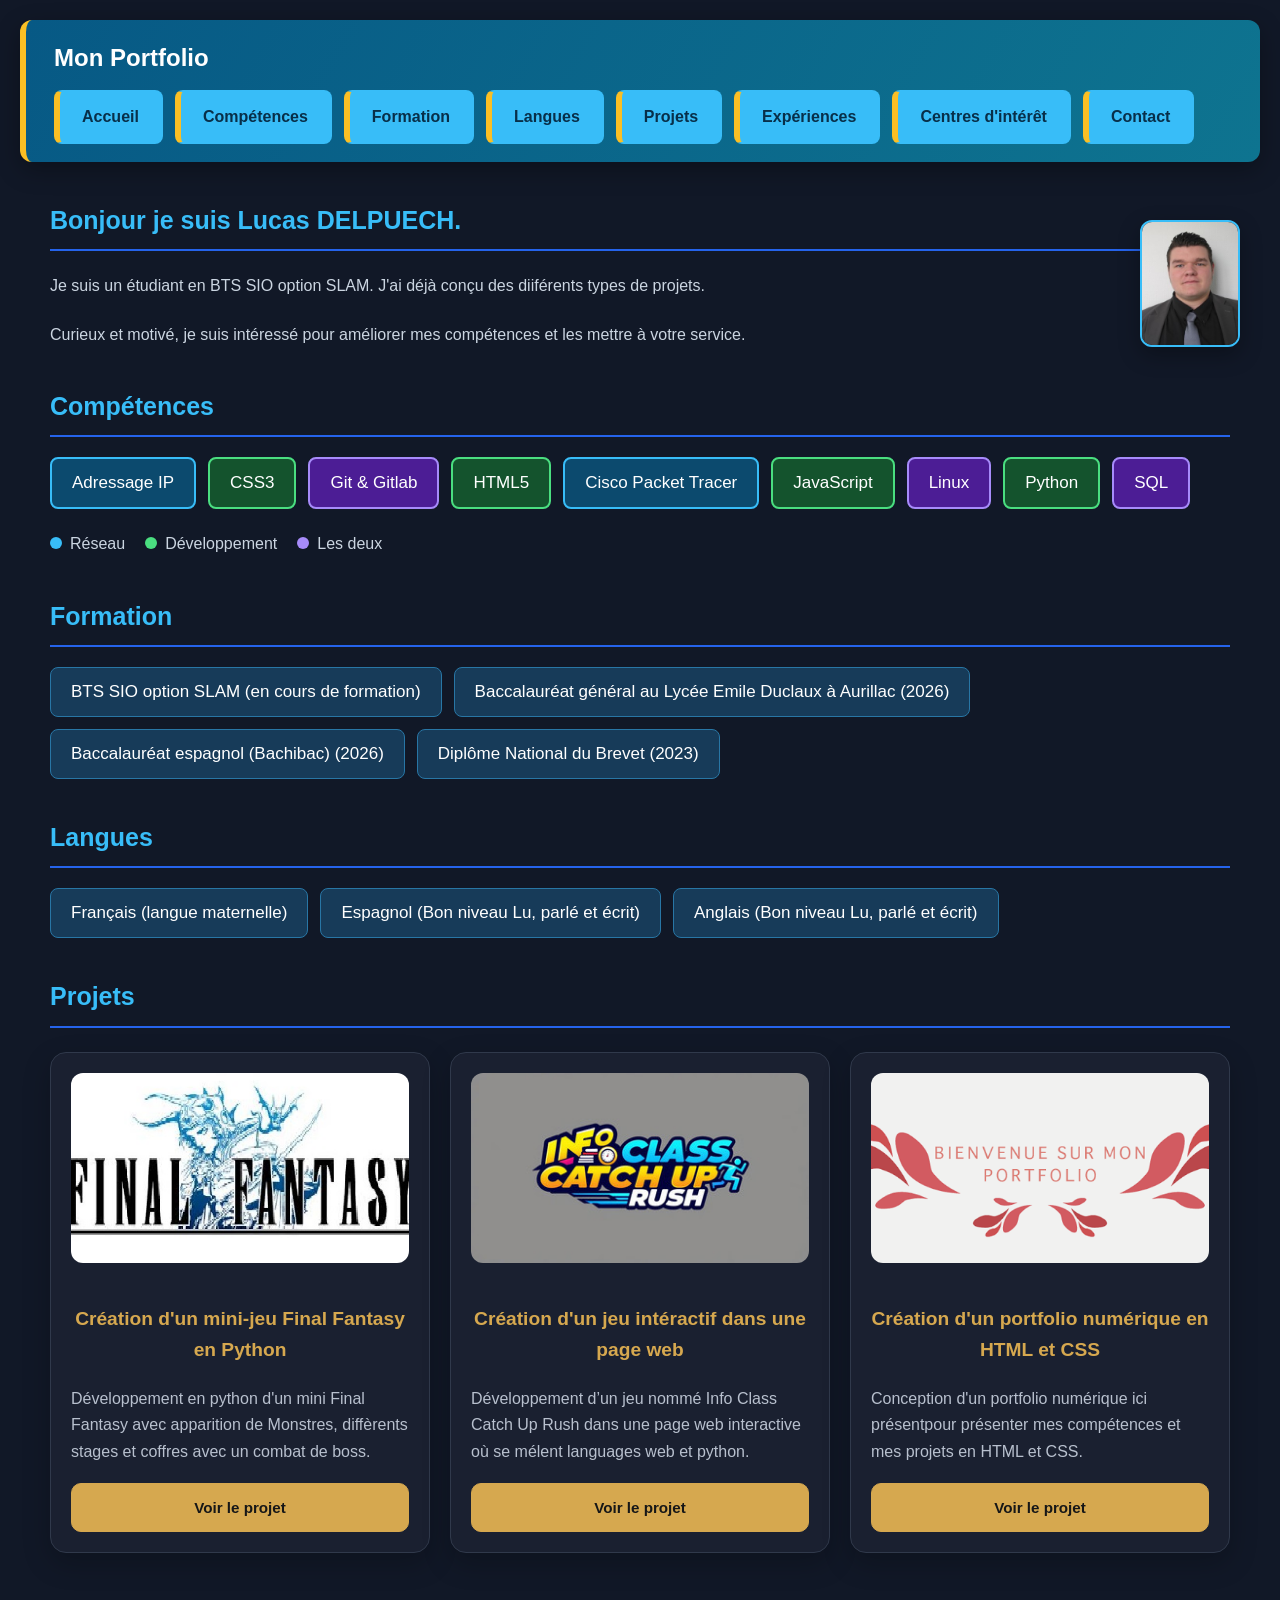
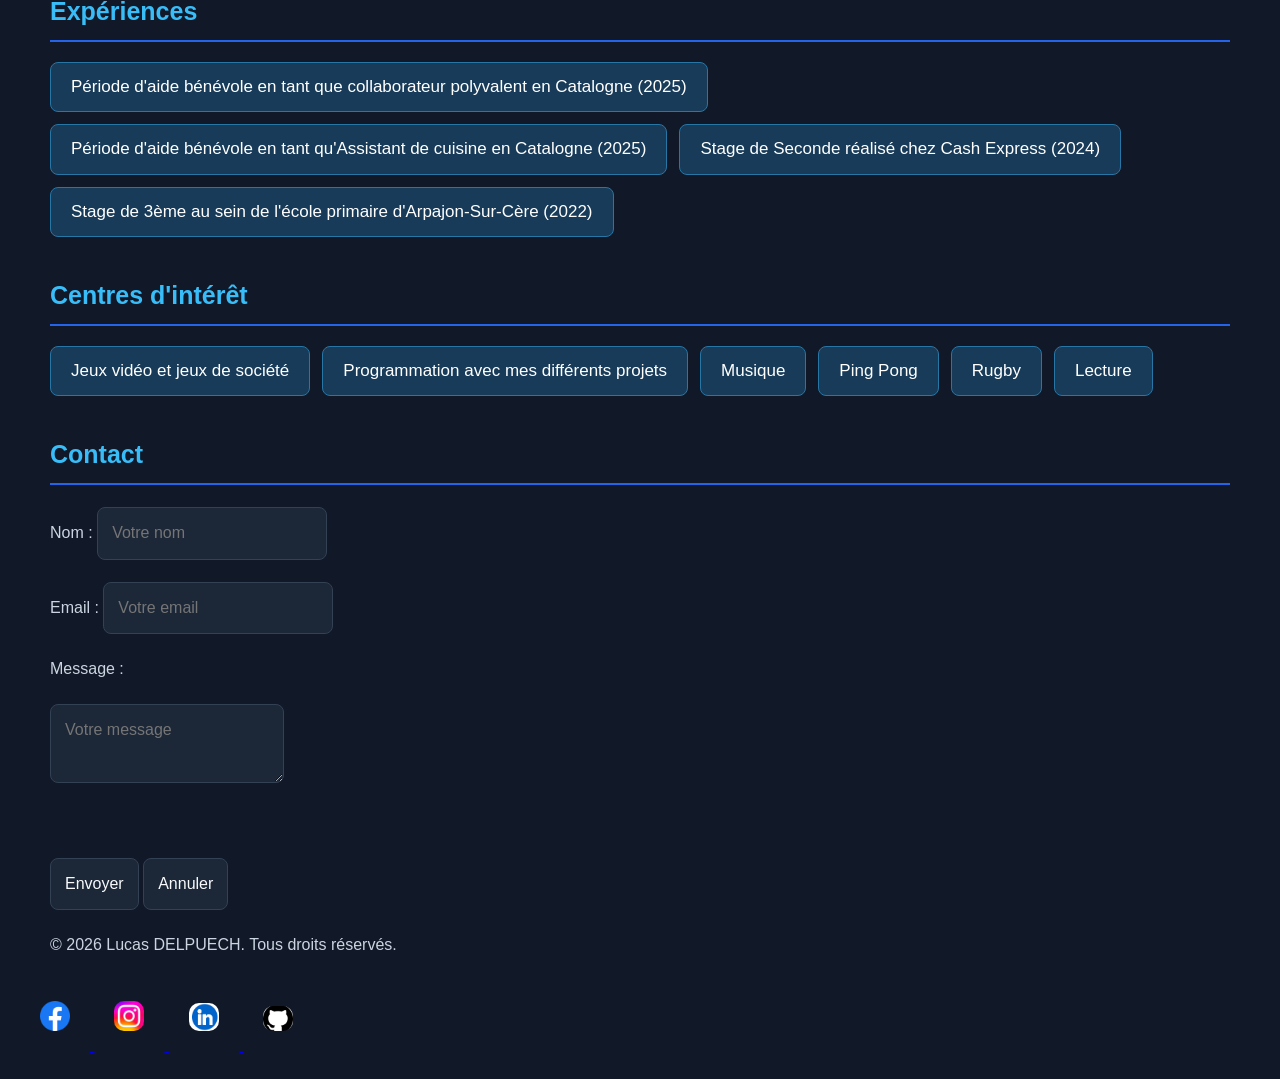
<file: index.html>
<!DOCTYPE html>
<html lang="fr">
    <head>
        <meta charset="UTF-8">
        <meta name="viewport" content="width=device-width, initial-scale=1.0">
        <title>Mon Portfolio</title>
        <link rel="stylesheet" href="style2_final.css">
    </head>
    <body>
        <header>
            <h1>Mon Portfolio
                <input type="checkbox" id="menu-toggle" class="menu-toggle">
                <label for="menu-toggle" class="menu-toggle-label">Menu</label>
                <nav class="Liens">
                    <a href="#Présentation" class="btn"> Accueil </a> 
                    <a href="#Compétences" class="btn"> Compétences </a>
                    <a href="#Formation" class="btn"> Formation </a>
                    <a href="#Langues" class="btn"> Langues </a> 
                    <a href="#Projets" class="btn"> Projets </a> 
                    <a href="#Expériences" class="btn"> Expériences </a>
                    <a href="#Centres_d_intérêt" class="btn"> Centres d'intérêt </a>
                    <a href="#Contact" class="btn"> Contact </a>
                </nav>
            </h1>
        </header>

        <section id="Présentation"> 
            <img src="Moi.png" alt="Ma photo" width="100" height="120" class="photo">
            <h2>Bonjour je suis Lucas DELPUECH.</h2>
            <p>Je suis un étudiant en BTS SIO option SLAM. J'ai déjà conçu des diiférents types de projets.</p> 
            <p>Curieux et motivé, je suis intéressé pour améliorer mes compétences et les mettre à votre service.</p>
        </section>

        <section id="Compétences">
            <h2> Compétences</h2>
            <ul> 
                <li class="reseau">Adressage IP</li>
                <li class="developpement">CSS3</li>
                <li class="mixte">Git & Gitlab</li>
                <li class="developpement">HTML5</li>
                <li class="reseau">Cisco Packet Tracer</li>
                <li class="developpement">JavaScript</li>
                <li class="mixte">Linux</li>
                <li class="developpement">Python</li>
                <li class="mixte">SQL</li>
            </ul>
            <p class="legende">
                <span class="reseau">Réseau</span>
                <span class="developpement">Développement</span>
                <span class="mixte">Les deux</span>
            </p>
        </section>

        <section id ="Formation">
            <h2> Formation </h2>
            <ul>
                <li>BTS SIO option SLAM (en cours de formation)</li>
                <li>Baccalauréat général au Lycée Emile Duclaux à Aurillac (2026)</li>
                <li>Baccalauréat espagnol (Bachibac) (2026)</li>
                <li>Diplôme National du Brevet (2023)</li>
            </ul>
        </section>

        <section id = "Langues">
            <h2> Langues </h2>
            <ul>
                <li>Français (langue maternelle)</li>
                <li>Espagnol (Bon niveau Lu, parlé et écrit)</li>
                <li>Anglais (Bon niveau Lu, parlé et écrit)</li>
            </ul>
        </section>

        <section id="Projets">
            <h2> Projets </h2>
            <div class = "cartes">
                <article class="card">
                    <img src="FF.png" alt="Final Fantasy" width="150" height="100">
                    <header> 
                        <h3>Création d'un mini-jeu Final Fantasy en Python </h3> 
                    </header>
                    <p>Développement en python d'un mini Final Fantasy avec apparition de Monstres, diffèrents stages et coffres avec un combat de boss.</p>
                    <a href="mon_projet" class="btn">Voir le projet</a>
                </article>
                <article class="card">
                    <img src="ICCUR.jpg" alt="Jeu intéractif" width="150" height="100">
                    <header>
                        <h3>Création d'un jeu intéractif dans une page web</h3>
                    </header>
                    <p>Développement d’un jeu nommé Info Class Catch Up Rush dans une page web interactive où se mélent languages web et python.</p>
                    <a href="https://d34dcastle.itch.io/info-class-catch-up-rush" class="btn">Voir le projet</a>
                </article>
                <article class="card">
                    <img src="portfolio.png" alt="Portfolio numérique" width="150" height="100">
                    <header>
                        <h3>Création d'un portfolio numérique en HTML et CSS</h3>
                    </header>
                        <p>Conception d'un portfolio numérique ici présentpour présenter mes compétences et mes projets en HTML et CSS.</p>
                        <a href="Mon_portfolio.html" class="btn">Voir le projet</a>
                 </article>
            </div>
        </section>

        <section id="Expériences">
            <h2> Expériences </h2>
            <ul>
                <li>Période d'aide bénévole en tant que collaborateur polyvalent en Catalogne (2025)</li>
                <li>Période d'aide bénévole en tant qu'Assistant de cuisine en Catalogne (2025)</li>
                <li>Stage de Seconde réalisé chez Cash Express (2024)</li>
                <li>Stage de 3ème au sein de l'école primaire d'Arpajon-Sur-Cère (2022)</li>
            </ul>
        </section>

        <section id="Centres_d_intérêt">
            <h2> Centres d'intérêt </h2>
            <ul>
                <li>Jeux vidéo et jeux de société</li>
                <li>Programmation avec mes différents projets</li>
                <li>Musique</li>
                <li>Ping Pong</li>
                <li>Rugby</li>
                <li>Lecture</li>
            </ul>
        </section>

        <section id="Contact">
            <h2> Contact </h2>
            <form method="post" action="login.php">
                <p> Nom : <input type="text" name="nom" placeholder="Votre nom" required></p>
                <p> Email : <input type="email" name="email" placeholder="Votre email" required></p>
                <p> Message : </p>
                <div class="message">
                    <textarea name="message" placeholder="Votre message" required></textarea>
                </div>
                <br>
                <div class="btn-envoi">
                    <input type="submit" value="Envoyer">
                    <input type="reset" value="Annuler">
                </div>
            </form>
        </section>

        <footer>
            <p>© 2026 Lucas DELPUECH. Tous droits réservés.</p>
            <a href="https://www.facebook.com/profile.php?id=61562209229315" target="_blank">
                <img src="Facebook.jpg" alt="Facebook" width="30" height="30">
            </a>
            <a href="https://www.instagram.com/lucas.delpuech017/" target="_blank">
                <img src="Instagram.jpg" alt="Instagram" width="30" height="30">
            </a>
            <a href="https://www.linkedin.com/in/lucas-delpuech-035a6a353/" target="_blank">
                <img src="Linkedin.png" alt="LinkedIn" width="30" height="30">
            </a>
            <a href="https://github.com/Lucasdelpuech15" target="_blank">
                <img src="github.png" alt="GitHub" width="30" height="30">
            </a>
        </footer>
    </body>
</html>
</file>
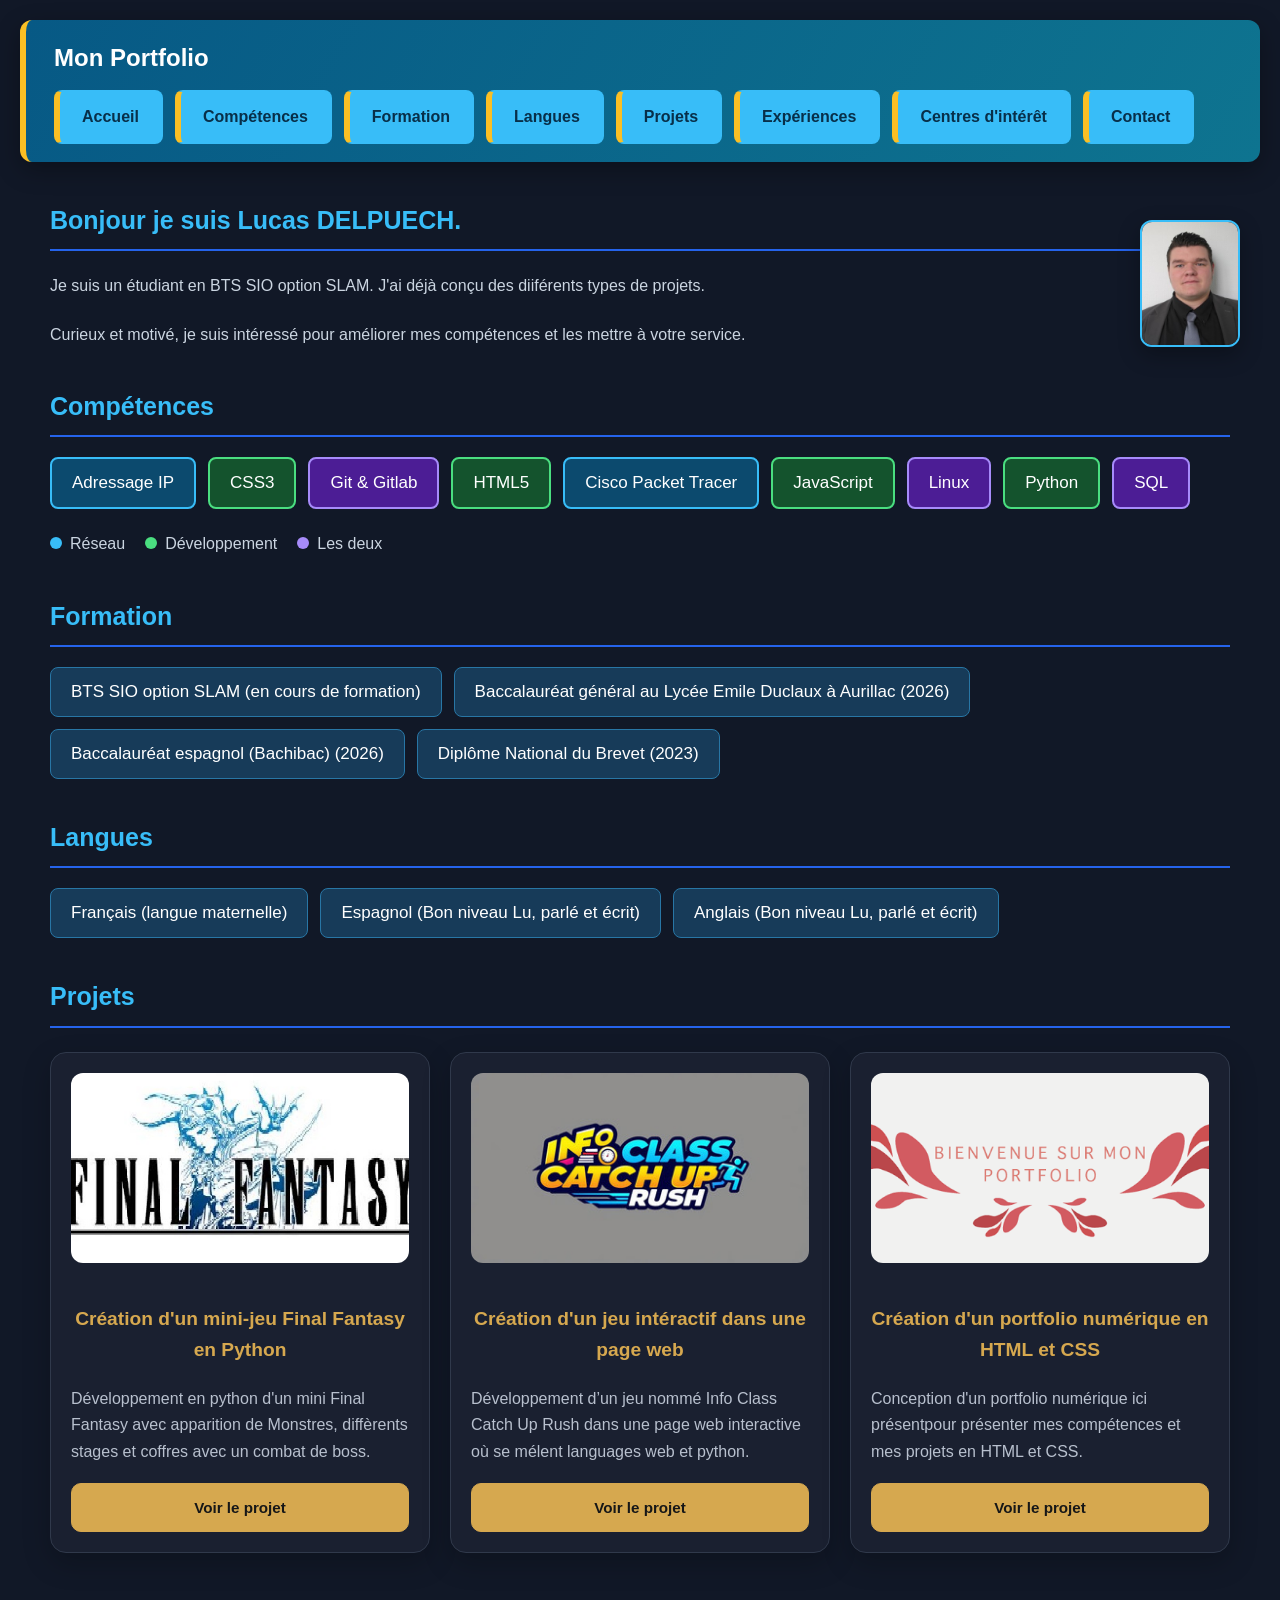
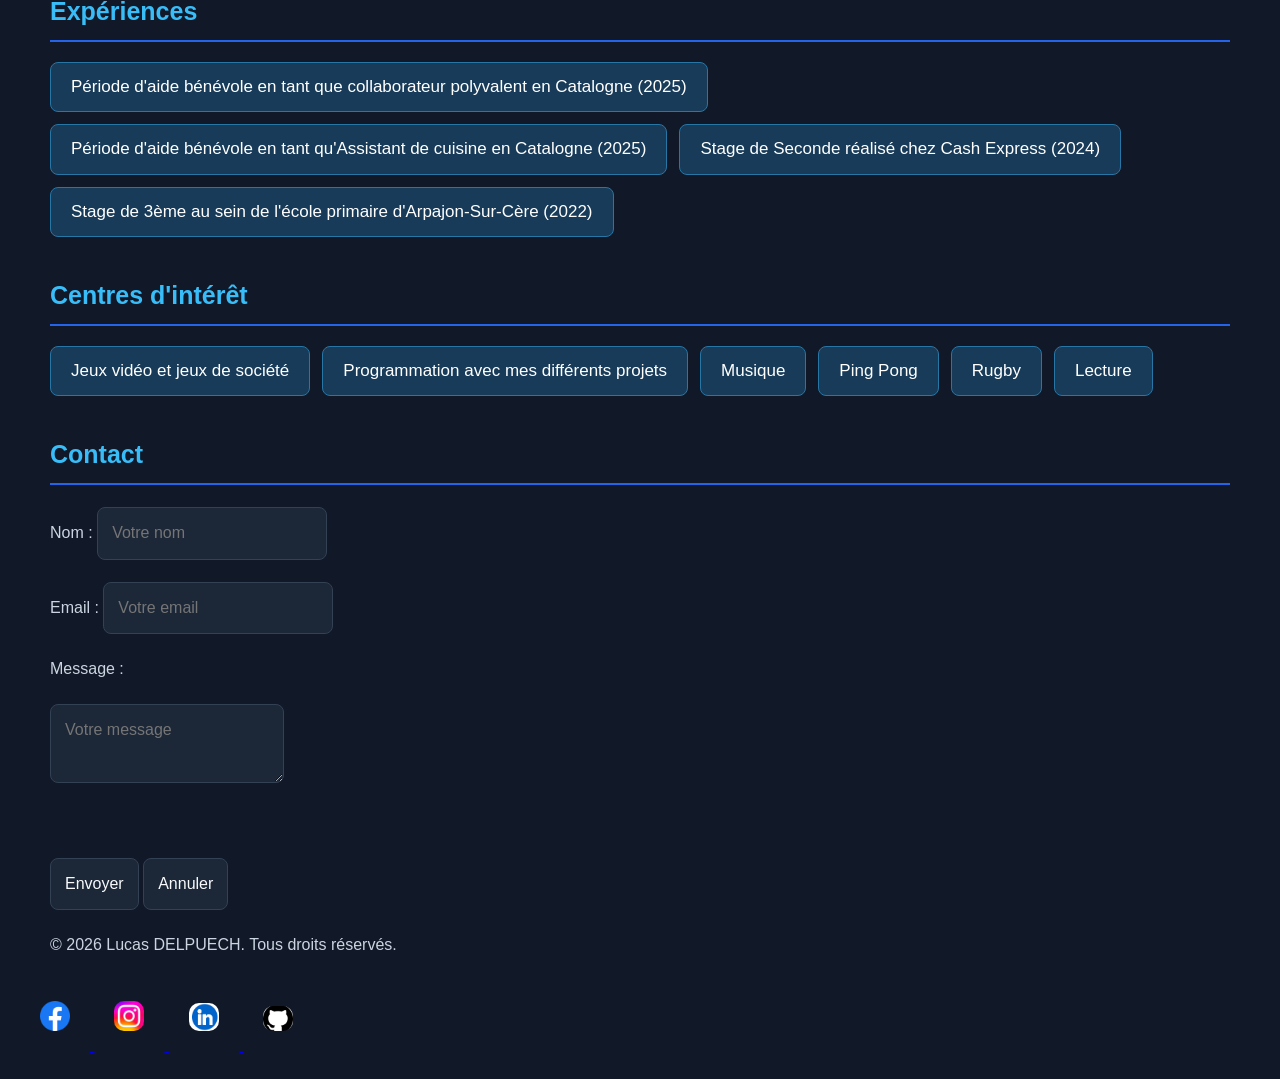
<file: Mon_portfolio.html>
<!DOCTYPE html>
<html lang="fr">
    <head>
        <meta charset="UTF-8">
        <meta name="viewport" content="width=device-width, initial-scale=1.0">
        <title>Mon Portfolio</title>
        <link rel="stylesheet" href="style2_final.css">
    </head>
    <body>
        <header>
            <h1>Mon Portfolio
                <input type="checkbox" id="menu-toggle" class="menu-toggle">
                <label for="menu-toggle" class="menu-toggle-label">Menu</label>
                <nav class="Liens">
                    <a href="#Présentation" class="btn"> Accueil </a> 
                    <a href="#Compétences" class="btn"> Compétences </a>
                    <a href="#Formation" class="btn"> Formation </a>
                    <a href="#Langues" class="btn"> Langues </a> 
                    <a href="#Projets" class="btn"> Projets </a> 
                    <a href="#Expériences" class="btn"> Expériences </a>
                    <a href="#Centres_d_intérêt" class="btn"> Centres d'intérêt </a>
                    <a href="#Contact" class="btn"> Contact </a>
                </nav>
            </h1>
        </header>

        <section id="Présentation"> 
            <img src="Moi.png" alt="Ma photo" width="100" height="120" class="photo">
            <h2>Bonjour je suis Lucas DELPUECH.</h2>
            <p>Je suis un étudiant en BTS SIO option SLAM. J'ai déjà conçu des diiférents types de projets.</p> 
            <p>Curieux et motivé, je suis intéressé pour améliorer mes compétences et les mettre à votre service.</p>
        </section>

        <section id="Compétences">
            <h2> Compétences</h2>
            <ul> 
                <li class="reseau">Adressage IP</li>
                <li class="developpement">CSS3</li>
                <li class="mixte">Git & Gitlab</li>
                <li class="developpement">HTML5</li>
                <li class="reseau">Cisco Packet Tracer</li>
                <li class="developpement">JavaScript</li>
                <li class="mixte">Linux</li>
                <li class="developpement">Python</li>
                <li class="mixte">SQL</li>
            </ul>
            <p class="legende">
                <span class="reseau">Réseau</span>
                <span class="developpement">Développement</span>
                <span class="mixte">Les deux</span>
            </p>
        </section>

        <section id ="Formation">
            <h2> Formation </h2>
            <ul>
                <li>BTS SIO option SLAM (en cours de formation)</li>
                <li>Baccalauréat général au Lycée Emile Duclaux à Aurillac (2026)</li>
                <li>Baccalauréat espagnol (Bachibac) (2026)</li>
                <li>Diplôme National du Brevet (2023)</li>
            </ul>
        </section>

        <section id = "Langues">
            <h2> Langues </h2>
            <ul>
                <li>Français (langue maternelle)</li>
                <li>Espagnol (Bon niveau Lu, parlé et écrit)</li>
                <li>Anglais (Bon niveau Lu, parlé et écrit)</li>
            </ul>
        </section>

        <section id="Projets">
            <h2> Projets </h2>
            <div class = "cartes">
                <article class="card">
                    <img src="FF.png" alt="Final Fantasy" width="150" height="100">
                    <header> 
                        <h3>Création d'un mini-jeu Final Fantasy en Python </h3> 
                    </header>
                    <p>Développement en python d'un mini Final Fantasy avec apparition de Monstres, diffèrents stages et coffres avec un combat de boss.</p>
                    <a href="mon_projet" class="btn">Voir le projet</a>
                </article>
                <article class="card">
                    <img src="ICCUR.jpg" alt="Jeu intéractif" width="150" height="100">
                    <header>
                        <h3>Création d'un jeu intéractif dans une page web</h3>
                    </header>
                    <p>Développement d’un jeu nommé Info Class Catch Up Rush dans une page web interactive où se mélent languages web et python.</p>
                    <a href="https://d34dcastle.itch.io/info-class-catch-up-rush" class="btn">Voir le projet</a>
                </article>
                <article class="card">
                    <img src="portfolio.png" alt="Portfolio numérique" width="150" height="100">
                    <header>
                        <h3>Création d'un portfolio numérique en HTML et CSS</h3>
                    </header>
                        <p>Conception d'un portfolio numérique ici présentpour présenter mes compétences et mes projets en HTML et CSS.</p>
                        <a href="Mon_portfolio.html" class="btn">Voir le projet</a>
                 </article>
            </div>
        </section>

        <section id="Expériences">
            <h2> Expériences </h2>
            <ul>
                <li>Période d'aide bénévole en tant que collaborateur polyvalent en Catalogne (2025)</li>
                <li>Période d'aide bénévole en tant qu'Assistant de cuisine en Catalogne (2025)</li>
                <li>Stage de Seconde réalisé chez Cash Express (2024)</li>
                <li>Stage de 3ème au sein de l'école primaire d'Arpajon-Sur-Cère (2022)</li>
            </ul>
        </section>

        <section id="Centres_d_intérêt">
            <h2> Centres d'intérêt </h2>
            <ul>
                <li>Jeux vidéo et jeux de société</li>
                <li>Programmation avec mes différents projets</li>
                <li>Musique</li>
                <li>Ping Pong</li>
                <li>Rugby</li>
                <li>Lecture</li>
            </ul>
        </section>

        <section id="Contact">
            <h2> Contact </h2>
            <form method="post" action="login.php">
                <p> Nom : <input type="text" name="nom" placeholder="Votre nom" required></p>
                <p> Email : <input type="email" name="email" placeholder="Votre email" required></p>
                <p> Message : </p>
                <div class="message">
                    <textarea name="message" placeholder="Votre message" required></textarea>
                </div>
                <br>
                <div class="btn-envoi">
                    <input type="submit" value="Envoyer">
                    <input type="reset" value="Annuler">
                </div>
            </form>
        </section>

        <footer>
            <p>© 2026 Lucas DELPUECH. Tous droits réservés.</p>
            <a href="https://www.facebook.com/profile.php?id=61562209229315" target="_blank">
                <img src="Facebook.jpg" alt="Facebook" width="30" height="30">
            </a>
            <a href="https://www.instagram.com/lucas.delpuech017/" target="_blank">
                <img src="Instagram.jpg" alt="Instagram" width="30" height="30">
            </a>
            <a href="https://www.linkedin.com/in/lucas-delpuech-035a6a353/" target="_blank">
                <img src="Linkedin.png" alt="LinkedIn" width="30" height="30">
            </a>
            <a href="https://github.com/Lucasdelpuech15" target="_blank">
                <img src="github.png" alt="GitHub" width="30" height="30">
            </a>
        </footer>
    </body>
</html>
</file>
<file: style2_final.css>
/* ================================
   Thème sombre contrasté (proposition 2)
   Cartes projets de la proposition 1
   Compétences classées par couleur
   ================================ */

:root {
  /* Thème général */
  --fond: #111827;
  --fond-secondaire: #1c2738;
  --texte: #f8fafc;
  --texte-secondaire: #cbd5e1;
  --accent: #38bdf8;
  --accent-secondaire: #fbbf24;
  --bordure: #334155;

  /* Cartes projets */
  --carte-fond: #1a2030;
  --carte-texte: #b8c0ce;
  --carte-bordure: #30394b;
  --carte-or: #d6a84f;
  --carte-or-survol: #edc36e;
  --carte-rayon: 16px;
  --carte-ombre: 0 10px 28px rgba(0, 0, 0, 0.22);
}

* {
  box-sizing: border-box;
}

html {
  scroll-behavior: smooth;
}

body {
  margin: 20px;
  padding: 0;
  background: var(--fond);
  color: var(--texte);
  font-family: Arial, Helvetica, sans-serif;
  line-height: 1.65;
}

/* ================================
   En-tête et titres
   ================================ */

h1 {
  display: flex;
  justify-content: space-between;
  align-items: center;
  flex-wrap: wrap;
  gap: 12px;
  margin: 20px 0 35px;
  padding: 18px 28px;
  color: white;
  background: linear-gradient(120deg, #075985, #0e7490);
  border-left: 6px solid var(--accent-secondaire);
  border-radius: 12px;
  box-shadow: 0 8px 24px rgba(0, 0, 0, 0.3);
  font-size: 24px;
}

h2 {
  margin: 38px 30px 18px;
  padding-bottom: 8px;
  color: var(--accent);
  border-bottom: 2px solid #2563eb;
  font-size: 25px;
  text-align: left;
}

h3 {
  margin: 24px 0 14px;
  color: var(--accent-secondaire);
  font-size: 20px;
  text-align: center;
}

p {
  margin: 22px 30px;
  color: var(--texte-secondaire);
}

/* ================================
   Images et contenu
   ================================ */

img {
  max-width: 100%;
  height: auto;
  margin: 20px;
  border-radius: 10px;
}

.photo {
  float: right;
  max-width: 42%;
  margin: 20px;
  border: 2px solid var(--accent);
  border-radius: 12px;
  box-shadow: 0 8px 22px rgba(0, 0, 0, 0.3);
}

/* ================================
   Listes / compétences
   ================================ */

ul {
  display: flex;
  flex-wrap: wrap;
  gap: 12px;
  margin: 20px 30px;
  padding: 0;
  list-style: none;
}

li {
  padding: 10px 20px;
  color: white;
  background: #173b59;
  border: 1px solid #2876a5;
  border-radius: 8px;
  font-size: 17px;
  transition: filter 0.2s ease, transform 0.2s ease;
}

li:hover {
  filter: brightness(1.2);
  transform: translateY(-2px);
}

/* Une couleur par catégorie */
.reseau {
  --couleur: #38bdf8;          /* bleu */
  --couleur-fond: #0c4a6e;
}

.developpement {
  --couleur: #4ade80;          /* vert */
  --couleur-fond: #14532d;
}

.mixte {
  --couleur: #a78bfa;          /* violet */
  --couleur-fond: #4c1d95;
}

li.reseau,
li.developpement,
li.mixte {
  background: var(--couleur-fond);
  border: 2px solid var(--couleur);
}

/* Légende des couleurs */
.legende {
  display: flex;
  flex-wrap: wrap;
  gap: 20px;
}

.legende span::before {
  content: "";
  display: inline-block;
  width: 12px;
  height: 12px;
  margin-right: 8px;
  background: var(--couleur);
  border-radius: 50%;
}

/* ================================
   Navigation et boutons
   ================================ */

.Liens {
  display: flex;
  align-items: center;
  justify-content: flex-end;
  flex-wrap: wrap;
  gap: 12px;
}

.btn {
  display: inline-block;
  margin-top: 25px;
  padding: 12px 22px;
  color: #082f49;
  background: var(--accent);
  border: 2px solid var(--accent);
  border-radius: 8px;
  font-size: 16px;
  font-weight: bold;
  text-decoration: none;
  transition: 0.2s ease;
  border-left: 6px solid var(--accent-secondaire); /* le rebord jaune */
}

.btn:hover {
  color: white;
  background: #0369a1;
  border-color: #7dd3fc;
  transform: translateY(-3px);
  box-shadow: 0 6px 16px rgba(56, 189, 248, 0.2);
}

.Liens .btn {
  margin-top: 0;
}

/* ================================
   Cartes projets (proposition 1)
   ================================ */

.cartes {
  display: flex;
  align-items: stretch;
  gap: 20px;
  margin: 24px 30px;
}

.card {
  display: flex;
  flex: 1 1 0;
  flex-direction: column;
  min-width: 0;
  padding: 20px;
  background: var(--carte-fond);
  border: 1px solid var(--carte-bordure);
  border-radius: var(--carte-rayon);
  box-shadow: var(--carte-ombre);
  transition: transform 0.2s ease, border-color 0.2s ease;
}

.card:hover {
  transform: translateY(-4px);
  border-color: var(--carte-or);
}

.card img {
  display: block;
  width: 100%;
  height: 190px;
  margin: 0 0 16px;
  border-radius: 12px;
  object-fit: cover;
}

.card h3 {
  margin: 24px 0 12px;
  color: var(--carte-or);
  font-size: 1.2rem;
}

.card p {
  margin: 8px 0 18px;
  color: var(--carte-texte);
}

.card .btn {
  display: inline-flex;
  align-items: center;
  justify-content: center;
  width: 100%;
  margin-top: auto;
  padding: 11px 20px;
  color: #171717;
  background: var(--carte-or);
  border: 1px solid var(--carte-or);
  border-radius: 10px;
  font-size: 0.95rem;
  text-align: center;
}

.card .btn:hover {
  color: #171717;
  background: var(--carte-or-survol);
  border-color: var(--carte-or-survol);
  transform: translateY(-2px);
  box-shadow: 0 6px 16px rgba(214, 168, 79, 0.2);
}

/* ================================
   Formulaire de contact
   ================================ */

.message {
  margin: 20px 30px;
}

input,
textarea,
select {
  max-width: 100%;
  padding: 12px 14px;
  color: var(--texte);
  background: var(--fond-secondaire);
  border: 1px solid var(--bordure);
  border-radius: 8px;
  font: inherit;
}

input:focus,
textarea:focus,
select:focus {
  outline: 2px solid var(--accent);
  outline-offset: 2px;
}

.btn-envoi {
  margin: 20px 30px;
}

/* ================================
   Menu responsive
   ================================ */

.menu-toggle,
.menu-toggle-label {
  display: none;
}

@media (max-width: 700px) {
  body {
    margin: 12px;
  }

  h1 {
    gap: 10px;
    padding: 15px 18px;
    font-size: 20px;
  }

  h2 {
    margin: 28px 10px 15px;
    font-size: 22px;
  }

  p {
    margin: 18px 10px;
  }

  .menu-toggle {
    display: block;
    position: absolute;
    width: 1px;
    height: 1px;
    overflow: hidden;
    clip-path: inset(50%);
  }

  .menu-toggle-label {
    display: block;
    margin-left: auto;
    padding: 8px 14px;
    color: white;
    background: #075985;
    border: 1px solid var(--accent);
    border-radius: 8px;
    font-size: 16px;
    cursor: pointer;
  }

  .Liens {
    display: none;
    flex-direction: column;
    align-items: stretch;
    width: 100%;
    gap: 8px;
    padding-top: 12px;
  }

  .menu-toggle:checked + .menu-toggle-label + .Liens {
    display: flex;
  }

  .Liens .btn {
    display: block;
    margin: 0;
    padding: 12px;
    text-align: center;
  }

  .cartes {
    flex-direction: column;
    gap: 16px;
    margin: 20px 10px;
  }

  .card {
    flex-basis: auto;
  }

  .card img {
    height: auto;
    max-height: 240px;
  }

  .photo {
    float: none;
    display: block;
    max-width: 100%;
    margin: 18px auto;
  }

  ul {
    gap: 8px;
    margin: 20px 10px;
  }

  li {
    padding: 8px 14px;
    font-size: 15px;
  }

  .message,
  .btn-envoi {
    margin: 18px 10px;
  }
}

@media (prefers-reduced-motion: reduce) {
  *,
  *::before,
  *::after {
    scroll-behavior: auto !important;
    transition-duration: 0.01ms !important;
    animation-duration: 0.01ms !important;
  }
}
</file>
